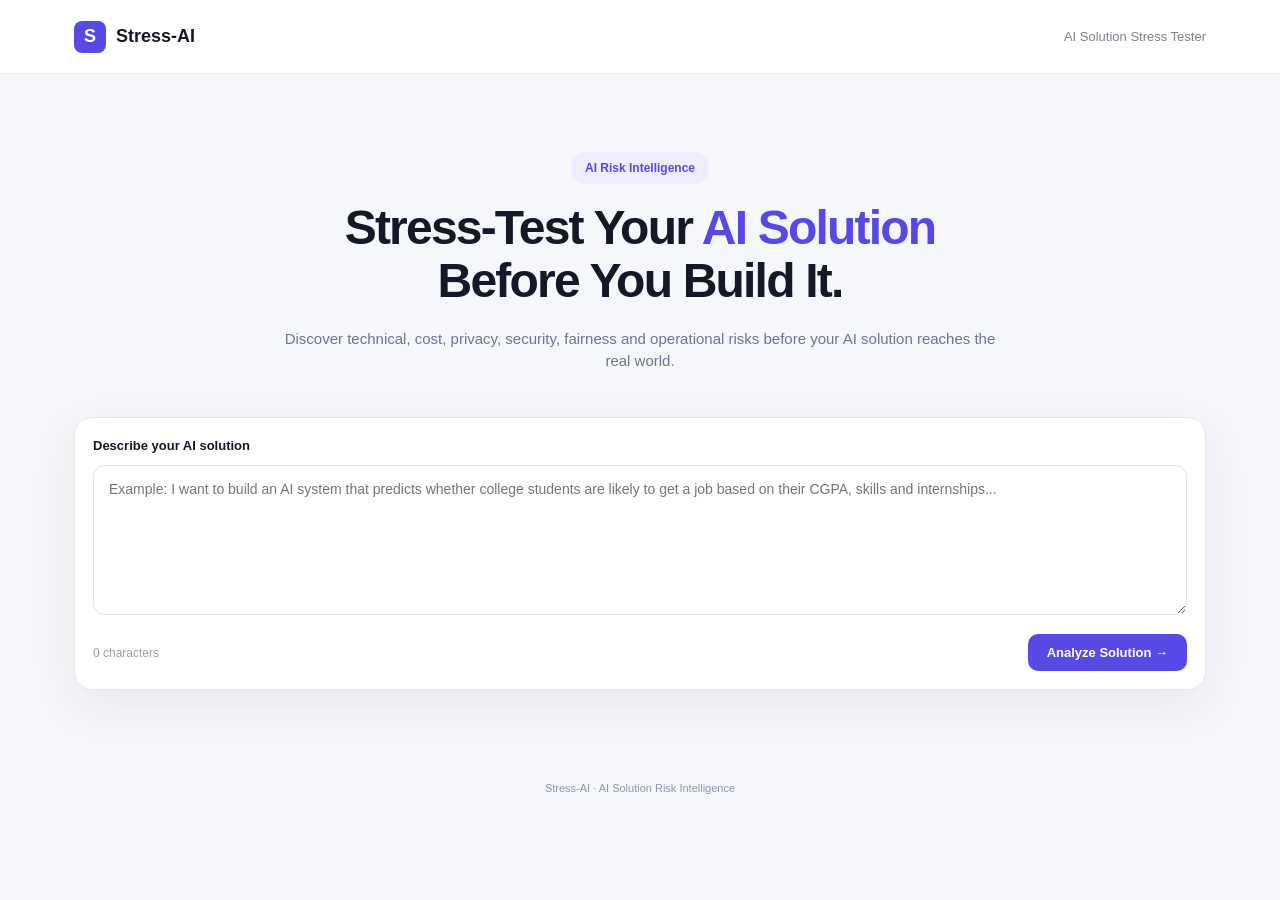
<file: Stress-Ai/frontend/index.html>
<!DOCTYPE html>
<html lang="en">
<head>
    <meta charset="UTF-8">
    <meta name="viewport" content="width=device-width, initial-scale=1.0">

    <title>Stress-AI | AI Solution Stress Tester</title>

    <link rel="stylesheet" href="css/style.css">
</head>

<body>

<header class="navbar">
    <div class="nav-container">

        <div class="brand">
            <div class="brand-icon">S</div>
            <span>Stress-AI</span>
        </div>

        <div class="nav-subtitle">
            AI Solution Stress Tester
        </div>

    </div>
</header>


<main>

    <!-- HERO -->
    <section class="hero">

        <div class="hero-badge">
            AI Risk Intelligence
        </div>

        <h1>
            Stress-Test Your
            <span>AI Solution</span>
            <br>
            Before You Build It.
        </h1>

        <p>
            Discover technical, cost, privacy, security, fairness and
            operational risks before your AI solution reaches the real world.
        </p>


        <!-- INPUT CARD -->
        <div class="input-card">

            <label for="solution">
                Describe your AI solution
            </label>

            <textarea
                id="solution"
                maxlength="5000"
                placeholder="Example: I want to build an AI system that predicts whether college students are likely to get a job based on their CGPA, skills and internships..."
            ></textarea>

            <div class="input-footer">

                <span id="charCount">
                    0 characters
                </span>

                <button id="analyzeBtn">
                    Analyze Solution
                    <span>→</span>
                </button>

            </div>

        </div>

    </section>


    <!-- LOADING -->
    <section id="loadingSection" class="loading-section hidden">

        <div class="loader"></div>

        <h3>Stress-testing your AI solution...</h3>

        <p>
            Our AI agents are analyzing technical, privacy, security,
            fairness, cost and operational risks.
        </p>

    </section>


    <!-- REPORT -->
    <section id="reportSection" class="report-section hidden">

        <div class="report-header">

            <div>
                <div class="report-badge">
                    AI Stress Report
                </div>

                <h2>
                    Solution Risk Assessment
                </h2>
            </div>

            <button id="newAnalysisBtn" class="new-analysis">
                New Analysis
            </button>

        </div>


        <!-- SCORE -->
        <div class="score-card">

            <div class="score-label">
                Overall Stress Score
            </div>

            <div class="score-row">

                <span id="overallScore">
                    0
                </span>

                <small>
                    / 100
                </small>

            </div>

            <div id="riskLevel" class="risk-level">
                High
            </div>

            <p id="riskMessage">
                Proceed with Caution
            </p>

        </div>


        <!-- RISK BREAKDOWN -->
        <div class="section-title">
            Risk Breakdown
        </div>

        <div class="risk-grid">

            <div class="risk-card">
                <span>Technical</span>
                <strong id="technicalScore">--/100</strong>
            </div>

            <div class="risk-card">
                <span>Cost</span>
                <strong id="costScore">--/100</strong>
            </div>

            <div class="risk-card">
                <span>Privacy</span>
                <strong id="privacyScore">--/100</strong>
            </div>

            <div class="risk-card">
                <span>Security</span>
                <strong id="securityScore">--/100</strong>
            </div>

            <div class="risk-card">
                <span>Fairness</span>
                <strong id="fairnessScore">--/100</strong>
            </div>

            <div class="risk-card">
                <span>Operational</span>
                <strong id="operationalScore">--/100</strong>
            </div>

        </div>


        <!-- TWO COLUMN -->
        <div class="two-column">

            <div class="report-card">

                <h3>
                    🚨 Critical Risks
                </h3>

                <ul id="criticalRisks">
                    <li>Analysis results will appear here.</li>
                </ul>

            </div>


            <div class="report-card">

                <h3>
                    ⚠️ Top Risks
                </h3>

                <ul id="topRisks">
                    <li>Analysis results will appear here.</li>
                </ul>

            </div>

        </div>


        <!-- STRENGTHS -->
        <div class="report-card full-card">

            <h3>
                ✓ Strengths
            </h3>

            <ul id="strengths">
                <li>Analysis results will appear here.</li>
            </ul>

        </div>


        <!-- ACTIONS -->
        <div class="report-card full-card">

            <h3>
                💡 Recommended Actions
            </h3>

            <ul id="actions">
                <li>Analysis results will appear here.</li>
            </ul>

        </div>


        <!-- FINAL VERDICT -->
        <div class="verdict-card">

            <h3>
                Final Verdict
            </h3>

            <p id="finalVerdict">
                Your AI solution assessment will appear here after analysis.
            </p>

        </div>

    </section>

</main>


<footer>
    Stress-AI · AI Solution Risk Intelligence
</footer>


<script src="js/app.js"></script>

</body>
</html>
</file>
<file: Stress-Ai/frontend/css/style.css>
* {
    margin: 0;
    padding: 0;
    box-sizing: border-box;
}

body {
    font-family: Inter, Arial, Helvetica, sans-serif;
    background: #f6f7fb;
    color: #151827;
    line-height: 1.5;
}


/* =========================
   NAVBAR
========================= */

.navbar {
    height: 74px;
    background: #ffffff;
    border-bottom: 1px solid #e9eaf0;
    display: flex;
    align-items: center;
}

.nav-container {
    width: 100%;
    max-width: 1180px;
    margin: auto;
    padding: 0 24px;

    display: flex;
    justify-content: space-between;
    align-items: center;
}

.brand {
    display: flex;
    align-items: center;
    gap: 10px;

    font-size: 18px;
    font-weight: 700;
}

.brand-icon {
    width: 32px;
    height: 32px;

    border-radius: 8px;

    background: #5749e5;
    color: white;

    display: flex;
    justify-content: center;
    align-items: center;

    font-weight: 700;
}

.nav-subtitle {
    color: #7c8095;
    font-size: 13px;
}


/* =========================
   HERO
========================= */

.hero {
    max-width: 1180px;
    margin: auto;
    padding: 78px 24px 70px;

    text-align: center;
}

.hero-badge {
    display: inline-block;

    padding: 7px 14px;

    border-radius: 20px;

    background: #eeecff;
    color: #5749e5;

    font-size: 12px;
    font-weight: 600;

    margin-bottom: 18px;
}

.hero h1 {
    font-size: 48px;
    line-height: 1.1;

    letter-spacing: -1.8px;

    font-weight: 800;

    margin-bottom: 20px;
}

.hero h1 span {
    color: #5749e5;
}

.hero > p {
    max-width: 720px;
    margin: auto;

    color: #70758a;

    font-size: 15px;
}


/* =========================
   INPUT CARD
========================= */

.input-card {
    margin-top: 44px;

    background: white;

    border: 1px solid #e5e6ec;

    border-radius: 18px;

    padding: 18px;

    text-align: left;

    box-shadow: 0 15px 45px rgba(45, 48, 80, 0.07);
}

.input-card label {
    display: block;

    font-size: 13px;
    font-weight: 700;

    margin-bottom: 10px;
}

textarea {
    width: 100%;

    min-height: 150px;

    resize: vertical;

    border: 1px solid #e1e3ea;

    border-radius: 12px;

    padding: 15px;

    font-family: inherit;

    font-size: 14px;

    color: #25283a;

    outline: none;
}

textarea:focus {
    border-color: #5749e5;

    box-shadow: 0 0 0 3px rgba(87, 73, 229, 0.08);
}

.input-footer {
    margin-top: 12px;

    display: flex;

    justify-content: space-between;

    align-items: center;
}

#charCount {
    color: #9a9eaf;
    font-size: 12px;
}

#analyzeBtn {
    border: none;

    background: #5749e5;
    color: white;

    padding: 11px 19px;

    border-radius: 10px;

    font-size: 13px;
    font-weight: 600;

    cursor: pointer;

    transition: 0.2s;
}

#analyzeBtn:hover {
    background: #4839d5;
    transform: translateY(-1px);
}

#analyzeBtn:disabled {
    opacity: 0.6;
    cursor: not-allowed;
}


/* =========================
   LOADING
========================= */

.loading-section {
    max-width: 900px;

    margin: 0 auto 70px;

    text-align: center;

    background: white;

    border: 1px solid #e7e8ee;

    border-radius: 18px;

    padding: 45px;
}

.loader {
    width: 35px;
    height: 35px;

    margin: auto auto 15px;

    border: 4px solid #e8e7ff;

    border-top-color: #5749e5;

    border-radius: 50%;

    animation: spin 0.8s linear infinite;
}

@keyframes spin {
    to {
        transform: rotate(360deg);
    }
}

.loading-section h3 {
    font-size: 18px;
}

.loading-section p {
    margin-top: 6px;

    font-size: 13px;

    color: #777c91;
}


/* =========================
   REPORT
========================= */

.report-section {
    max-width: 1180px;

    margin: auto;

    padding: 0 24px 80px;
}

.report-header {
    display: flex;

    justify-content: space-between;

    align-items: end;

    margin-bottom: 25px;
}

.report-badge {
    display: inline-block;

    padding: 6px 12px;

    border-radius: 20px;

    background: #eeecff;

    color: #5749e5;

    font-size: 11px;
    font-weight: 600;

    margin-bottom: 10px;
}

.report-header h2 {
    font-size: 27px;
}

.new-analysis {
    background: white;

    border: 1px solid #e4e5eb;

    padding: 9px 15px;

    border-radius: 9px;

    font-size: 12px;

    font-weight: 600;

    cursor: pointer;
}


/* =========================
   SCORE
========================= */

.score-card {
    background: white;

    border: 1px solid #e5e6ec;

    border-radius: 18px;

    padding: 30px;

    text-align: center;

    margin-bottom: 30px;
}

.score-label {
    font-size: 12px;
    color: #8b8fa1;
}

.score-row {
    margin-top: 5px;

    display: flex;

    justify-content: center;

    align-items: baseline;

    gap: 10px;
}

.score-row span {
    font-size: 48px;

    font-weight: 800;
}

.score-row small {
    font-size: 14px;

    font-weight: 700;

    color: #85899a;
}

.risk-level {
    display: inline-block;

    padding: 4px 12px;

    border-radius: 15px;

    background: #fff1dc;

    color: #d98918;

    font-size: 11px;

    font-weight: 600;

    margin-top: 4px;
}

.score-card p {
    margin-top: 8px;

    font-size: 12px;

    color: #777c91;
}


/* =========================
   RISK GRID
========================= */

.section-title {
    font-size: 16px;

    font-weight: 700;

    margin-bottom: 12px;
}

.risk-grid {
    display: grid;

    grid-template-columns: repeat(3, 1fr);

    gap: 12px;

    margin-bottom: 25px;
}

.risk-card {
    background: white;

    border: 1px solid #e5e6ec;

    border-radius: 13px;

    padding: 15px;
}

.risk-card span {
    display: block;

    color: #888c9d;

    font-size: 11px;

    margin-bottom: 2px;
}

.risk-card strong {
    font-size: 19px;
}


/* =========================
   REPORT CARDS
========================= */

.two-column {
    display: grid;

    grid-template-columns: 1fr 1fr;

    gap: 14px;

    margin-bottom: 14px;
}

.report-card {
    background: white;

    border: 1px solid #e3e5eb;

    border-radius: 16px;

    padding: 20px;
}

.report-card h3 {
    font-size: 13px;

    margin-bottom: 12px;
}

.report-card ul {
    padding-left: 19px;
}

.report-card li {
    font-size: 12px;

    color: #6d7285;

    margin-bottom: 8px;
}

.full-card {
    margin-bottom: 14px;
}


/* =========================
   VERDICT
========================= */

.verdict-card {
    background: #151827;

    color: white;

    border-radius: 17px;

    padding: 25px;

    margin-top: 15px;
}

.verdict-card h3 {
    font-size: 13px;

    margin-bottom: 12px;
}

.verdict-card p {
    color: #d6d8e2;

    font-size: 12px;

    line-height: 1.7;
}


/* =========================
   FOOTER
========================= */

footer {
    text-align: center;

    color: #9195a7;

    font-size: 11px;

    padding: 20px 20px 35px;
}


/* =========================
   UTILITY
========================= */

.hidden {
    display: none !important;
}


/* =========================
   RESPONSIVE
========================= */

@media (max-width: 800px) {

    .hero h1 {
        font-size: 36px;
    }

    .risk-grid {
        grid-template-columns: repeat(2, 1fr);
    }

    .two-column {
        grid-template-columns: 1fr;
    }
}


@media (max-width: 500px) {

    .navbar {
        height: 64px;
    }

    .nav-subtitle {
        display: none;
    }

    .hero {
        padding-top: 50px;
    }

    .hero h1 {
        font-size: 31px;
    }

    .hero > p {
        font-size: 13px;
    }

    .input-footer {
        align-items: flex-end;
        gap: 10px;
    }

    #analyzeBtn {
        padding: 10px 13px;
    }

    .risk-grid {
        grid-template-columns: 1fr;
    }

    .report-header {
        align-items: flex-start;
    }

    .report-header h2 {
        font-size: 23px;
    }
}
</file>
